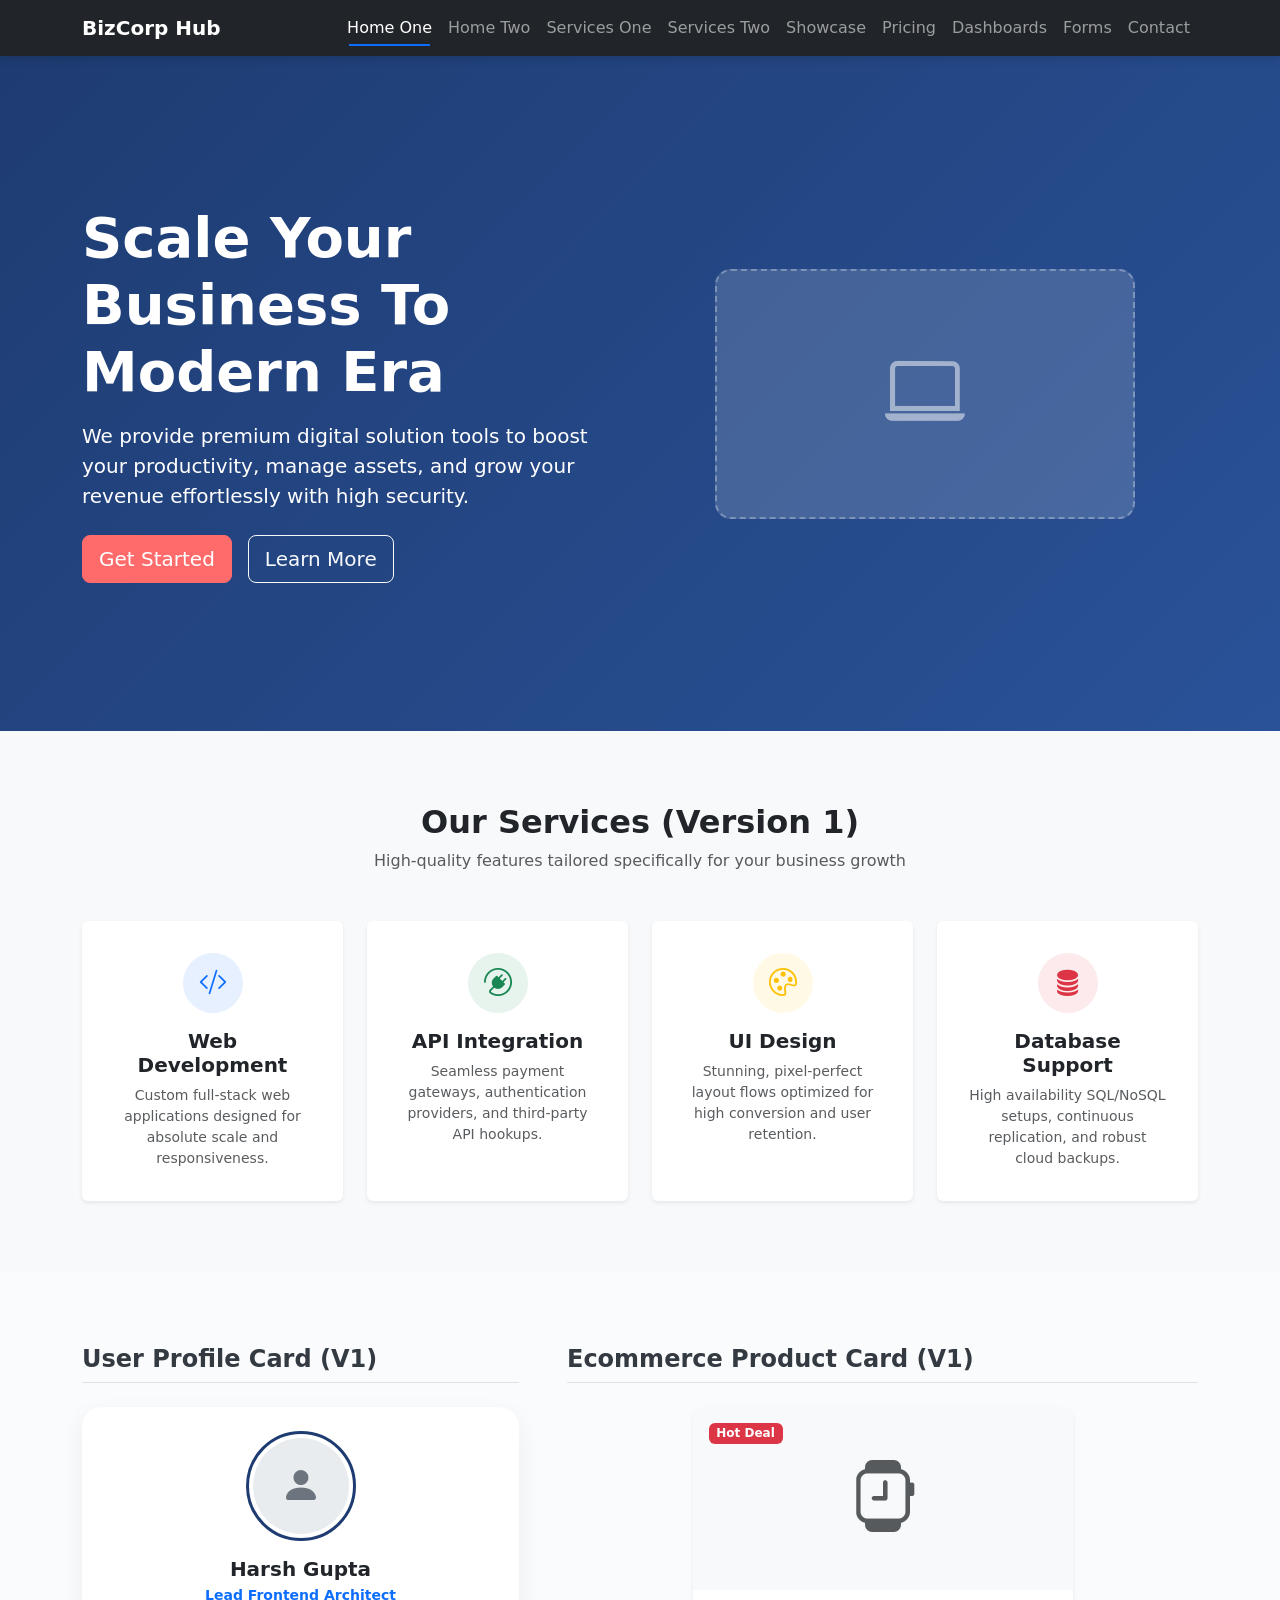
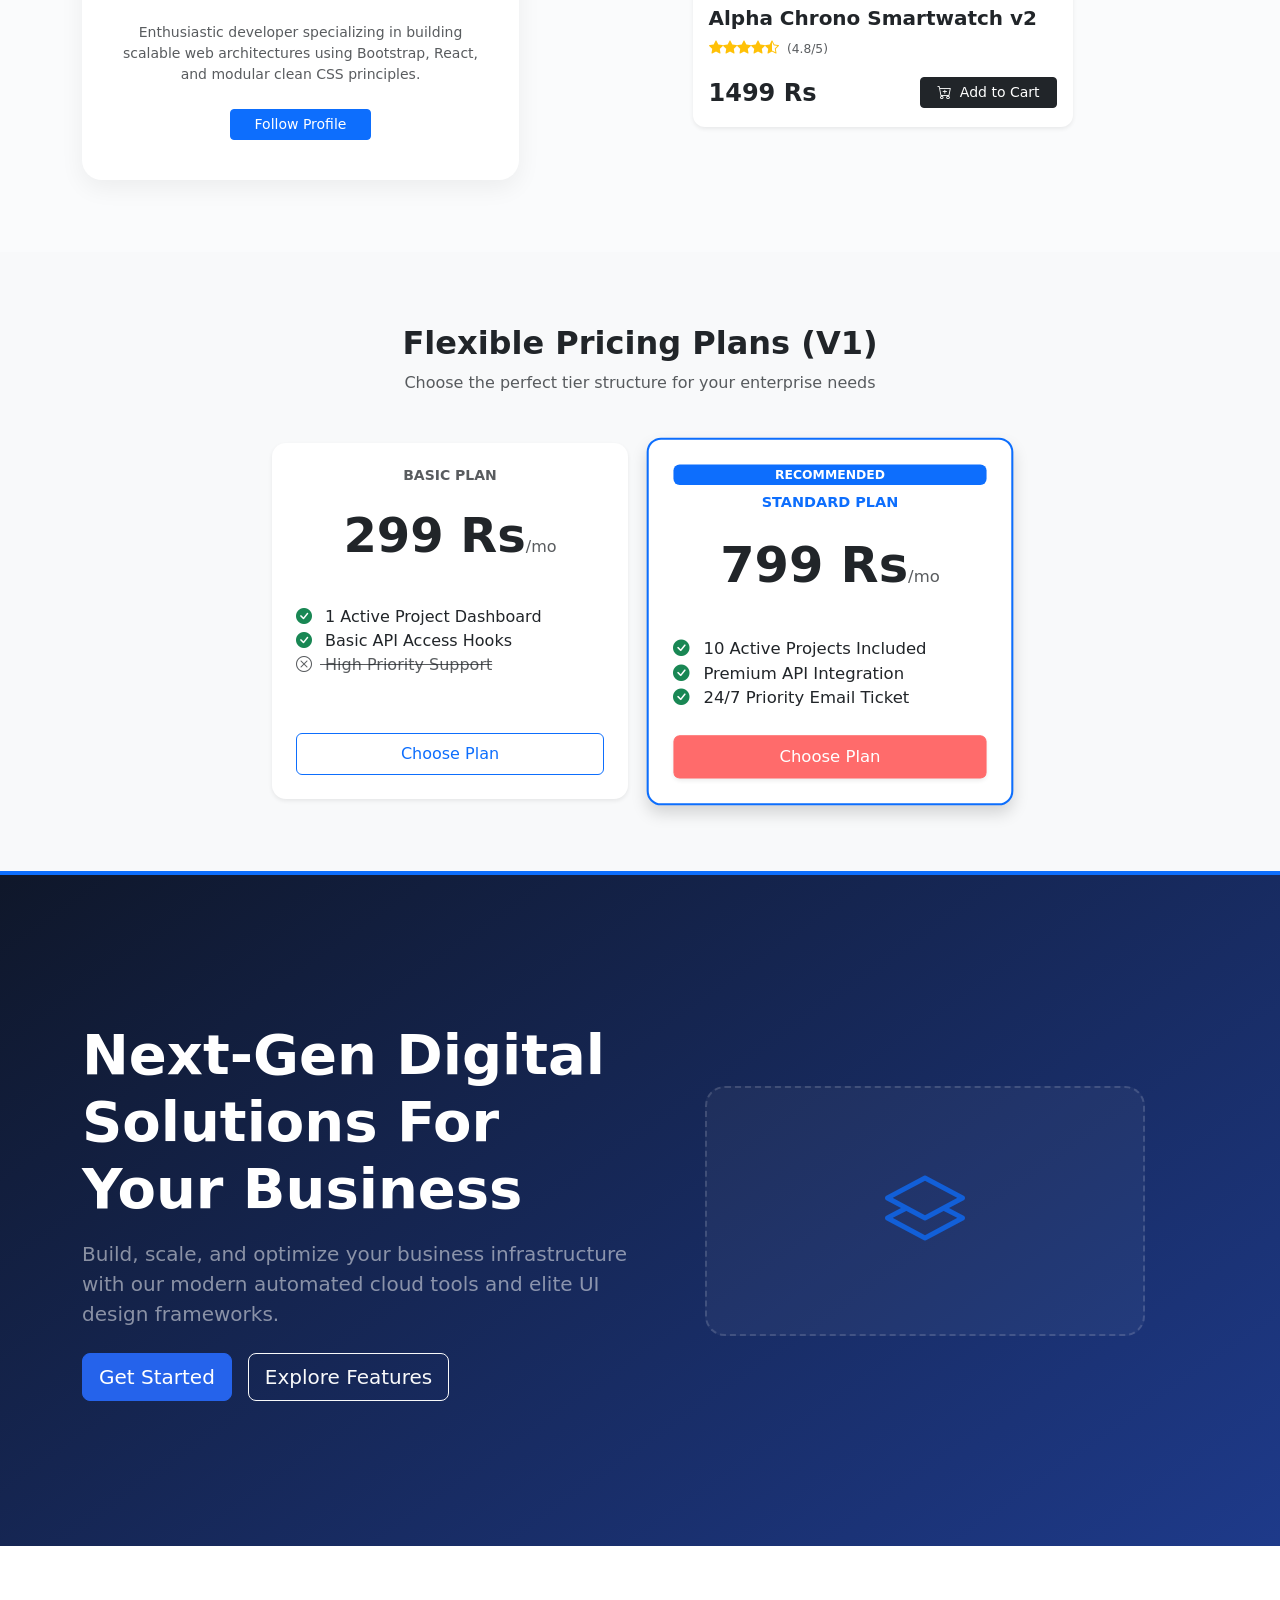
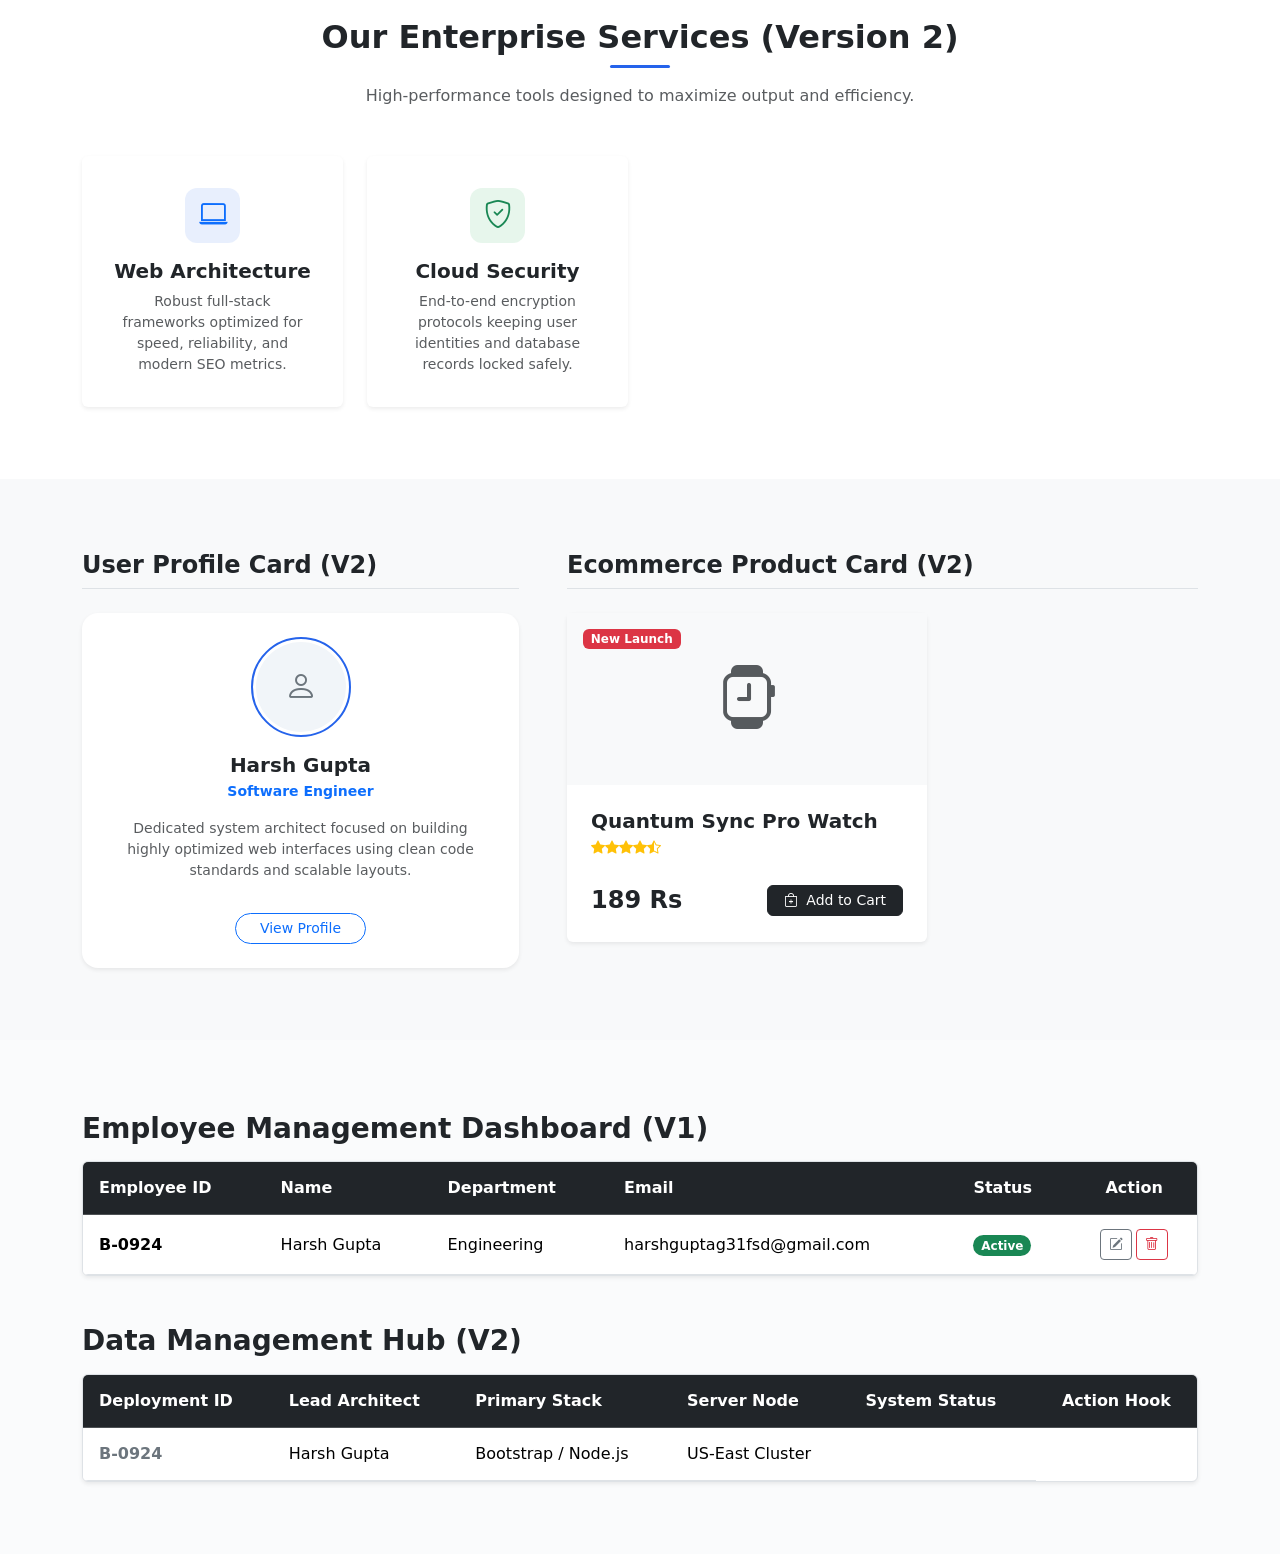
<file: index.html>
<!DOCTYPE html>
<html lang="en">
<head>
    <meta charset="UTF-8">
    <meta name="viewport" content="width=device-width, initial-scale=1.0">
    <title>Combined Bootstrap Showcase Webpage</title>
    <link href="https://cdn.jsdelivr.net/npm/bootstrap@5.3.2/dist/css/bootstrap.min.css" rel="stylesheet">
    <link href="https://cdn.jsdelivr.net/npm/bootstrap-icons@1.11.1/font/bootstrap-icons.css" rel="stylesheet">
    <link rel="stylesheet" href="style3.css">
</head>
<body>

    <nav class="navbar navbar-expand-lg navbar-dark bg-dark sticky-top custom-navbar">
        <div class="container">
            <a class="navbar-brand fw-bold" href="#">BizCorp Hub</a>
            <button class="navbar-toggler" type="button" data-bs-toggle="collapse" data-bs-target="#navbarNav" aria-controls="navbarNav" aria-expanded="false" aria-label="Toggle navigation">
                <span class="navbar-toggler-icon"></span>
            </button>
            <div class="collapse navbar-collapse" id="navbarNav">
                <ul class="navbar-nav ms-auto mb-2 mb-lg-0 align-items-lg-center">
                    <li class="nav-item"><a class="nav-link active" href="#hero-1">Home One</a></li>
                    <li class="nav-item"><a class="nav-link" href="#hero-2">Home Two</a></li>
                    <li class="nav-item"><a class="nav-link" href="#services-1">Services One</a></li>
                    <li class="nav-item"><a class="nav-link" href="#services-2">Services Two</a></li>
                    <li class="nav-item"><a class="nav-link" href="#components-1">Showcase</a></li>
                    <li class="nav-item"><a class="nav-link" href="#pricing-1">Pricing</a></li>
                    <li class="nav-item"><a class="nav-link" href="#dashboards">Dashboards</a></li>
                    <li class="nav-item"><a class="nav-link" href="#auth-forms">Forms</a></li>
                    <li class="nav-item"><a class="nav-link" href="#contact-forms">Contact</a></li>
                </ul>
            </div>
        </div>
    </nav>

    <header id="hero-1" class="hero-section-1 text-white d-flex align-items-center">
        <div class="container">
            <div class="row align-items-center gy-4">
                <div class="col-md-6 text-center text-md-start">
                    <h1 class="display-4 fw-bold mb-3">Scale Your Business To Modern Era</h1>
                    <p class="lead mb-4">We provide premium digital solution tools to boost your productivity, manage assets, and grow your revenue effortlessly with high security.</p>
                    <div class="d-flex justify-content-center justify-content-md-start gap-3">
                        <a href="#pricing-1" class="btn btn-primary btn-custom-primary btn-lg">Get Started</a>
                        <a href="#services-1" class="btn btn-outline-light btn-custom-secondary btn-lg">Learn More</a>
                    </div>
                </div>
                <div class="col-md-6 text-center">
                    <div class="hero-image-placeholder-1 d-flex align-items-center justify-content-center mx-auto">
                        <i class="bi bi-laptop display-1 text-white-50"></i>
                    </div>
                </div>
            </div>
        </div>
    </header>

    <section id="services-1" class="py-5 bg-light">
        <div class="container py-4">
            <div class="text-center mb-5">
                <h2 class="fw-bold text-dark">Our Services (Version 1)</h2>
                <p class="text-muted">High-quality features tailored specifically for your business growth</p>
            </div>
            <div class="row g-4 row-cols-1 row-cols-sm-2 row-cols-lg-4">
                <div class="col">
                    <div class="card h-100 service-card-1 text-center border-0 p-3 shadow-sm">
                        <div class="card-body">
                            <div class="icon-box-1 mb-3 bg-primary bg-opacity-10 text-primary mx-auto"><i class="bi bi-code-slash fs-3"></i></div>
                            <h5 class="card-title fw-bold">Web Development</h5>
                            <p class="card-text text-muted small">Custom full-stack web applications designed for absolute scale and responsiveness.</p>
                        </div>
                    </div>
                </div>
                <div class="col">
                    <div class="card h-100 service-card-1 text-center border-0 p-3 shadow-sm">
                        <div class="card-body">
                            <div class="icon-box-1 mb-3 bg-success bg-opacity-10 text-success mx-auto"><i class="bi bi-plugin fs-3"></i></div>
                            <h5 class="card-title fw-bold">API Integration</h5>
                            <p class="card-text text-muted small">Seamless payment gateways, authentication providers, and third-party API hookups.</p>
                        </div>
                    </div>
                </div>
                <div class="col">
                    <div class="card h-100 service-card-1 text-center border-0 p-3 shadow-sm">
                        <div class="card-body">
                            <div class="icon-box-1 mb-3 bg-warning bg-opacity-10 text-warning mx-auto"><i class="bi bi-palette fs-3"></i></div>
                            <h5 class="card-title fw-bold">UI Design</h5>
                            <p class="card-text text-muted small">Stunning, pixel-perfect layout flows optimized for high conversion and user retention.</p>
                        </div>
                    </div>
                </div>
                <div class="col">
                    <div class="card h-100 service-card-1 text-center border-0 p-3 shadow-sm">
                        <div class="card-body">
                            <div class="icon-box-1 mb-3 bg-danger bg-opacity-10 text-danger mx-auto"><i class="bi bi-database-fill fs-3"></i></div>
                            <h5 class="card-title fw-bold">Database Support</h5>
                            <p class="card-text text-muted small">High availability SQL/NoSQL setups, continuous replication, and robust cloud backups.</p>
                        </div>
                    </div>
                </div>
            </div>
        </div>
    </section>

    <section id="components-1" class="py-5">
        <div class="container py-4">
            <div class="row g-5">
                <div class="col-md-6 col-lg-5">
                    <div class="mb-4"><h4 class="fw-bold border-bottom pb-2 mb-3">User Profile Card (V1)</h4></div>
                    <div class="card profile-card-1 border-0 text-center mx-auto">
                        <div class="profile-img-container-1 mt-4 mx-auto">
                            <div class="profile-placeholder-1 d-flex align-items-center justify-content-center"><i class="bi bi-person-fill text-secondary fs-1"></i></div>
                        </div>
                        <div class="card-body">
                            <h5 class="card-title fw-bold mb-1">Harsh Gupta </h5>
                            <p class="text-primary small fw-semibold mb-3">Lead Frontend Architect</p>
                            <p class="card-text text-muted small px-3">Enthusiastic developer specializing in building scalable web architectures using Bootstrap, React, and modular clean CSS principles.</p>
                            <button class="btn btn-primary btn-sm px-4 mt-2 follow-btn-1">Follow Profile</button>
                        </div>
                    </div>
                </div>
                <div class="col-md-6 col-lg-7">
                    <div class="mb-4"><h4 class="fw-bold border-bottom pb-2 mb-3">Ecommerce Product Card (V1)</h4></div>
                    <div class="card product-card-1 border-0 shadow-sm mx-auto" style="max-width: 380px;">
                        <div class="position-relative bg-light text-center py-5 product-img-box-1">
                            <span class="badge bg-danger position-absolute top-0 start-0 m-3 product-badge-1">Hot Deal</span>
                            <i class="bi bi-smartwatch display-2 text-dark opacity-75"></i>
                        </div>
                        <div class="card-body">
                            <h5 class="card-title fw-bold text-dark mb-2">Alpha Chrono Smartwatch v2</h5>
                            <div class="text-warning mb-2 small">
                                <i class="bi bi-star-fill"></i><i class="bi bi-star-fill"></i><i class="bi bi-star-fill"></i><i class="bi bi-star-fill"></i><i class="bi bi-star-half"></i>
                                <span class="text-muted small ms-1">(4.8/5)</span>
                            </div>
                            <div class="d-flex align-items-center justify-content-between mt-3">
                                <span class="fs-4 fw-bold text-dark">1499 Rs</span>
                                <button class="btn btn-dark btn-sm px-3 cart-btn-1"><i class="bi bi-cart-plus me-1"></i> Add to Cart</button>
                            </div>
                        </div>
                    </div>
                </div>
            </div>
        </div>
    </section>

    <section id="pricing-1" class="py-5 bg-light">
        <div class="container py-4">
            <div class="text-center mb-5">
                <h2 class="fw-bold text-dark">Flexible Pricing Plans (V1)</h2>
                <p class="text-muted">Choose the perfect tier structure for your enterprise needs</p>
            </div>
            <div class="row g-4 justify-content-center">
                <div class="col-md-4">
                    <div class="card h-100 pricing-card-1 border-0 shadow-sm text-center">
                        <div class="card-body p-4 d-flex flex-column">
                            <h5 class="fw-bold text-muted text-uppercase small">Basic Plan</h5>
                            <div class="my-3"><span class="display-5 fw-bold">299 Rs</span><span class="text-muted">/mo</span></div>
                            <ul class="list-unstyled my-4 text-start flex-grow-1 pricing-list-1">
                                <li><i class="bi bi-check-circle-fill text-success me-2"></i> 1 Active Project Dashboard</li>
                                <li><i class="bi bi-check-circle-fill text-success me-2"></i> Basic API Access Hooks</li>
                                <li class="text-muted text-decoration-line-through"><i class="bi bi-x-circle me-2"></i> High Priority Support</li>
                            </ul>
                            <button class="btn btn-outline-primary w-100 py-2">Choose Plan</button>
                        </div>
                    </div>
                </div>
                <div class="col-md-4">
                    <div class="card h-100 pricing-card-1 recommended-plan-1 border-0 text-center shadow">
                        <div class="card-body p-4 d-flex flex-column position-relative">
                            <span class="badge bg-primary recommended-badge-1 text-uppercase">Recommended</span>
                            <h5 class="fw-bold text-primary text-uppercase small mt-2">Standard Plan</h5>
                            <div class="my-3 text-dark"><span class="display-5 fw-bold">799 Rs</span><span class="text-muted">/mo</span></div>
                            <ul class="list-unstyled my-4 text-start flex-grow-1 pricing-list-1">
                                <li><i class="bi bi-check-circle-fill text-success me-2"></i> 10 Active Projects Included</li>
                                <li><i class="bi bi-check-circle-fill text-success me-2"></i> Premium API Integration</li>
                                <li><i class="bi bi-check-circle-fill text-success me-2"></i> 24/7 Priority Email Ticket</li>
                            </ul>
                            <button class="btn btn-primary w-100 py-2 btn-custom-primary shadow-sm">Choose Plan</button>
                        </div>
                    </div>
                </div>
            </div>
        </div>
    </section>


    <header id="hero-2" class="hero-section-2 text-white d-flex align-items-center border-top border-primary border-4">
        <div class="container">
            <div class="row align-items-center gy-5">
                <div class="col-lg-6 text-center text-lg-start">
                    <h1 class="display-4 fw-bold mb-3">Next-Gen Digital Solutions For Your Business</h1>
                    <p class="lead mb-4 text-white-50">Build, scale, and optimize your business infrastructure with our modern automated cloud tools and elite UI design frameworks.</p>
                    <div class="d-flex justify-content-center justify-content-lg-start gap-3">
                        <a href="#pricing-2" class="btn btn-primary btn-lg custom-btn-primary-2">Get Started</a>
                        <a href="#services-2" class="btn btn-outline-light btn-lg custom-btn-secondary-2">Explore Features</a>
                    </div>
                </div>
                <div class="col-lg-6 text-center">
                    <div class="hero-graphic-box-2 mx-auto d-flex align-items-center justify-content-center">
                        <i class="bi bi-layers display-1 text-primary opacity-75"></i>
                    </div>
                </div>
            </div>
        </div>
    </header>

    <section id="services-2" class="py-5 bg-white">
        <div class="container py-4">
            <div class="text-center mb-5">
                <h2 class="fw-bold text-dark">Our Enterprise Services (Version 2)</h2>
                <div class="heading-line-2 mx-auto mb-3"></div>
                <p class="text-muted">High-performance tools designed to maximize output and efficiency.</p>
            </div>
            <div class="row g-4 row-cols-1 row-cols-md-2 row-cols-lg-4">
                <div class="col">
                    <div class="card h-100 service-card-2 border-0 shadow-sm p-3 text-center">
                        <div class="card-body">
                            <div class="service-icon-2 bg-primary-soft text-primary mx-auto mb-3"><i class="bi bi-laptop fs-3"></i></div>
                            <h5 class="card-title fw-bold">Web Architecture</h5>
                            <p class="card-text text-muted small">Robust full-stack frameworks optimized for speed, reliability, and modern SEO metrics.</p>
                        </div>
                    </div>
                </div>
                <div class="col">
                    <div class="card h-100 service-card-2 border-0 shadow-sm p-3 text-center">
                        <div class="card-body">
                            <div class="service-icon-2 bg-success-soft text-success mx-auto mb-3"><i class="bi bi-shield-check fs-3"></i></div>
                            <h5 class="card-title fw-bold">Cloud Security</h5>
                            <p class="card-text text-muted small">End-to-end encryption protocols keeping user identities and database records locked safely.</p>
                        </div>
                    </div>
                </div>
            </div>
        </div>
    </section>

    <section id="components-2" class="py-5 bg-light">
        <div class="container py-4">
            <div class="row g-5">
                <div class="col-md-6 col-lg-5">
                    <h4 class="fw-bold mb-4 text-dark border-bottom pb-2">User Profile Card (V2)</h4>
                    <div class="card custom-profile-card-2 border-0 text-center shadow-sm p-4">
                        <div class="profile-avatar-wrap-2 mx-auto mb-3">
                            <div class="avatar-placeholder-2 d-flex align-items-center justify-content-center"><i class="bi bi-person text-secondary fs-2"></i></div>
                        </div>
                        <h5 class="fw-bold mb-1">Harsh Gupta </h5>
                        <p class="text-primary small fw-semibold mb-3"> Software Engineer</p>
                        <p class="card-text text-muted small px-2">Dedicated system architect focused on building highly optimized web interfaces using clean code standards and scalable layouts.</p>
                        <div class="mt-3"><button class="btn btn-outline-primary btn-sm px-4 rounded-pill">View Profile</button></div>
                    </div>
                </div>
                <div class="col-md-6 col-lg-7">
                    <h4 class="fw-bold mb-4 text-dark border-bottom pb-2">Ecommerce Product Card (V2)</h4>
                    <div class="card custom-product-card-2 border-0 shadow-sm" style="max-width: 360px;">
                        <div class="product-img-holder-2 position-relative text-center py-5 bg-light">
                            <span class="badge bg-danger position-absolute top-0 start-0 m-3">New Launch</span>
                            <i class="bi bi-smartwatch display-3 text-dark opacity-75"></i>
                        </div>
                        <div class="card-body p-4">
                            <h5 class="card-title fw-bold mb-1 text-dark">Quantum Sync Pro Watch</h5>
                            <div class="text-warning small mb-3">
                                <i class="bi bi-star-fill"></i><i class="bi bi-star-fill"></i><i class="bi bi-star-fill"></i><i class="bi bi-star-fill"></i><i class="bi bi-star-half"></i>
                            </div>
                            <div class="d-flex align-items-center justify-content-between pt-2">
                                <span class="fs-4 fw-bold text-dark">189 Rs</span>
                                <button class="btn btn-dark btn-sm px-3 rounded"><i class="bi bi-bag-plus me-2"></i>Add to Cart</button>
                            </div>
                        </div>
                    </div>
                </div>
            </div>
        </div>
    </section>


    <section id="dashboards" class="py-5">
        <div class="container py-4">
            <div class="mb-5">
                <h3 class="fw-bold text-dark">Employee Management Dashboard (V1)</h3>
                <div class="table-responsive shadow-sm border rounded bg-white mt-3">
                    <table class="table table-hover align-middle mb-0 custom-bootstrap-table-1">
                        <thead class="table-dark">
                            <tr><th>Employee ID</th><th>Name</th><th>Department</th><th>Email</th><th>Status</th><th class="text-center">Action</th></tr>
                        </thead>
                        <tbody>
                            <tr>
                                <td><span class="fw-semibold">B-0924</span></td><td>Harsh Gupta </td><td>Engineering</td><td>harshguptag31fsd@gmail.com</td><td><span class="badge rounded-pill bg-success">Active</span></td>
                                <td class="text-center"><button class="btn btn-sm btn-outline-secondary me-1"><i class="bi bi-pencil-square"></i></button><button class="btn btn-sm btn-outline-danger"><i class="bi bi-trash"></i></button></td>
                            </tr>
                        </tbody>
                    </table>
                </div>
            </div>

            <div>
                <h3 class="fw-bold text-dark">Data Management Hub (V2)</h3>
                <div class="table-responsive shadow-sm border rounded bg-white mt-3">
                    <table class="table table-hover align-middle mb-0 custom-dashboard-table-2">
                        <thead class="table-dark">
                            <tr><th>Deployment ID</th><th>Lead Architect</th><th>Primary Stack</th><th>Server Node</th><th>System Status</th><th class="text-center">Action Hook</th></tr>
                        </thead>
                        <tbody>
                            <tr>
                                <td><span class="fw-bold text-secondary">B-0924</span></td><td>Harsh Gupta</td><td>Bootstrap / Node.js</td><td>US-East Cluster</td><td><span class="badge rounded-p
</file>
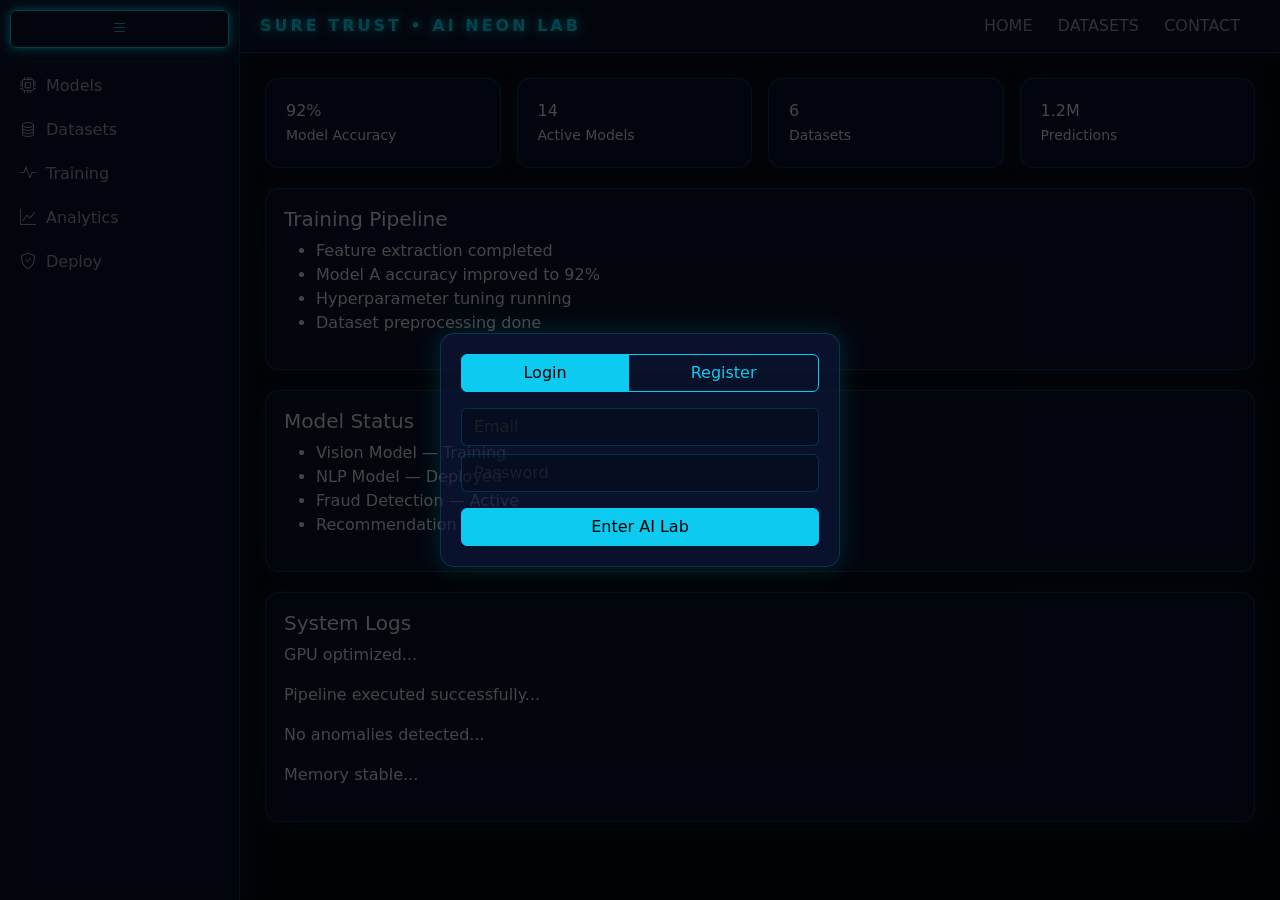
<file: web3.html>
<!doctype html>
<html lang="en">
<head>
<meta charset="UTF-8" />
<meta name="viewport" content="width=device-width, initial-scale=1.0"/>
<title>SURE TRUST • AI NEON LAB</title>

<link href="https://cdn.jsdelivr.net/npm/bootstrap@5.3.8/dist/css/bootstrap.min.css" rel="stylesheet">
<link href="https://cdn.jsdelivr.net/npm/bootstrap-icons@1.11.3/font/bootstrap-icons.min.css" rel="stylesheet">

<style>
:root{
  --bg:#050814;
  --panel:rgba(15,25,60,0.65);
  --border:rgba(0,255,255,0.15);
  --neon:#00e5ff;
  --neon2:#7c4dff;
  --text:#e5e7eb;
  --muted:#9aa4b2;
}

/* GLOBAL */
body{
  background:var(--bg);
  color:var(--text);
  font-family:system-ui;
  overflow-x:hidden;
}

/* NEON GLOW EFFECT */
.neon-glow{
  box-shadow:0 0 10px var(--neon), 0 0 25px rgba(0,229,255,0.2);
}

/* SIDEBAR */
.sidebar{
  position:fixed;
  top:0;
  left:0;
  width:240px;
  height:100vh;
  background:var(--panel);
  border-right:1px solid var(--border);
  backdrop-filter:blur(12px);
  transition:0.3s;
  padding:10px;
  box-shadow:0 0 20px rgba(0,255,255,0.1);
}

.sidebar.collapsed{width:70px;}

.sidebar a{
  display:flex;
  align-items:center;
  gap:10px;
  padding:10px;
  color:var(--muted);
  text-decoration:none;
  border-radius:10px;
  transition:0.3s;
}

.sidebar a:hover{
  background:rgba(0,229,255,0.1);
  color:var(--neon);
  box-shadow:0 0 10px rgba(0,229,255,0.3);
  transform:translateX(3px);
}

.sidebar.collapsed .label{display:none;}

/* MAIN */
.main{
  margin-left:240px;
  transition:0.3s;
}

.main.expanded{margin-left:70px;}

/* TOP NAV */
.topnav{
  position:sticky;
  top:0;
  z-index:999;
  display:flex;
  justify-content:space-between;
  align-items:center;
  padding:14px 20px;
  background:var(--panel);
  backdrop-filter:blur(15px);
  border-bottom:1px solid var(--border);
  box-shadow:0 0 20px rgba(0,229,255,0.08);
}

/* BRAND */
.brand{
  font-weight:800;
  letter-spacing:3px;
  color:var(--neon);
  text-shadow:0 0 10px var(--neon);
}

/* NAV LINKS NEON ANIMATION */
.nav-links a{
  position:relative;
  margin-right:20px;
  color:var(--muted);
  text-decoration:none;
  transition:0.3s;
}

.nav-links a:hover{
  color:var(--neon);
  text-shadow:0 0 8px var(--neon);
}

.nav-links a::after{
  content:"";
  position:absolute;
  left:0;
  bottom:-4px;
  width:0%;
  height:2px;
  background:var(--neon);
  transition:0.3s;
  box-shadow:0 0 10px var(--neon);
}

.nav-links a:hover::after{
  width:100%;
}

/* CONTENT */
.content{
  padding:25px;
}

/* STATS */
.stat{
  background:var(--panel);
  border:1px solid var(--border);
  border-radius:14px;
  padding:20px;
  box-shadow:0 0 15px rgba(0,255,255,0.08);
  transition:0.3s;
}

.stat:hover{
  transform:translateY(-3px);
  box-shadow:0 0 25px rgba(0,229,255,0.25);
}

/* CARDS */
.card-box{
  background:var(--panel);
  border:1px solid var(--border);
  border-radius:14px;
  padding:18px;
  margin-top:20px;
  backdrop-filter:blur(12px);
  box-shadow:0 0 20px rgba(0,229,255,0.08);
  transition:0.3s;
}

.card-box:hover{
  box-shadow:0 0 30px rgba(0,229,255,0.25);
  transform:translateY(-2px);
}

/* AUTH */
.auth-overlay{
  position:fixed;
  inset:0;
  background:rgba(0,0,0,0.7);
  display:flex;
  justify-content:center;
  align-items:center;
  z-index:2000;
}

.auth-box{
  width:100%;
  max-width:400px;
  padding:20px;
  border-radius:14px;
  background:var(--panel);
  border:1px solid var(--border);
  box-shadow:0 0 25px rgba(0,229,255,0.15);
}

.form-control{
  background:rgba(0,0,0,0.25);
  border:1px solid var(--border);
  color:var(--text);
}

.hidden{display:none;}
</style>
</head>

<body>

<!-- AUTH -->
<div id="auth" class="auth-overlay">
  <div class="auth-box">

    <div class="btn-group w-100 mb-3">
      <button class="btn btn-info" id="loginTab">Login</button>
      <button class="btn btn-outline-info" id="registerTab">Register</button>
    </div>

    <div id="loginForm">
      <input class="form-control mb-2" placeholder="Email">
      <input class="form-control mb-3" type="password" placeholder="Password">
      <button class="btn btn-info w-100" id="loginBtn">Enter AI Lab</button>
    </div>

    <div id="registerForm" class="hidden">
      <input class="form-control mb-2" placeholder="Name">
      <input class="form-control mb-2" placeholder="Email">
      <input class="form-control mb-3" type="password" placeholder="Password">
      <button class="btn btn-outline-info w-100">Register</button>
    </div>

  </div>
</div>

<!-- SIDEBAR -->
<div id="sidebar" class="sidebar">

  <button class="btn btn-outline-info w-100 mb-3 neon-glow" id="toggle">
    <i class="bi bi-list"></i>
  </button>

  <a href="#"><i class="bi bi-cpu"></i><span class="label">Models</span></a>
  <a href="#"><i class="bi bi-database"></i><span class="label">Datasets</span></a>
  <a href="#"><i class="bi bi-activity"></i><span class="label">Training</span></a>
  <a href="#"><i class="bi bi-graph-up"></i><span class="label">Analytics</span></a>
  <a href="#"><i class="bi bi-shield-check"></i><span class="label">Deploy</span></a>

</div>

<!-- MAIN -->
<div id="main" class="main">

  <!-- NAV -->
  <div class="topnav">
    <div class="brand">SURE TRUST • AI NEON LAB</div>

    <div class="nav-links">
      <a href="#">HOME</a>
      <a href="#">DATASETS</a>
      <a href="#">CONTACT</a>
    </div>
  </div>

  <div class="content">

    <!-- STATS -->
    <div class="row g-3">
      <div class="col-md-3"><div class="stat">92%<br><small>Model Accuracy</small></div></div>
      <div class="col-md-3"><div class="stat">14<br><small>Active Models</small></div></div>
      <div class="col-md-3"><div class="stat">6<br><small>Datasets</small></div></div>
      <div class="col-md-3"><div class="stat">1.2M<br><small>Predictions</small></div></div>
    </div>

    <!-- TRAINING -->
    <div class="card-box">
      <h5>Training Pipeline</h5>
      <ul>
        <li>Feature extraction completed</li>
        <li>Model A accuracy improved to 92%</li>
        <li>Hyperparameter tuning running</li>
        <li>Dataset preprocessing done</li>
      </ul>
    </div>

    <!-- MODELS -->
    <div class="card-box">
      <h5>Model Status</h5>
      <ul>
        <li>Vision Model — Training</li>
        <li>NLP Model — Deployed</li>
        <li>Fraud Detection — Active</li>
        <li>Recommendation Engine — Stable</li>
      </ul>
    </div>

    <!-- SYSTEM -->
    <div class="card-box">
      <h5>System Logs</h5>
      <p>GPU optimized...</p>
      <p>Pipeline executed successfully...</p>
      <p>No anomalies detected...</p>
      <p>Memory stable...</p>
    </div>

  </div>
</div>

<script>
const auth=document.getElementById("auth");
const loginBtn=document.getElementById("loginBtn");

const loginTab=document.getElementById("loginTab");
const registerTab=document.getElementById("registerTab");

const loginForm=document.getElementById("loginForm");
const registerForm=document.getElementById("registerForm");

const sidebar=document.getElementById("sidebar");
const main=document.getElementById("main");
const toggle=document.getElementById("toggle");

loginTab.onclick=()=>{
  loginForm.classList.remove("hidden");
  registerForm.classList.add("hidden");
};

registerTab.onclick=()=>{
  registerForm.classList.remove("hidden");
  loginForm.classList.add("hidden");
};

loginBtn.onclick=()=>{
  auth.style.display="none";
};

toggle.onclick=()=>{
  sidebar.classList.toggle("collapsed");
  main.classList.toggle("expanded");
};
</script>

</body>
</html>
</file>
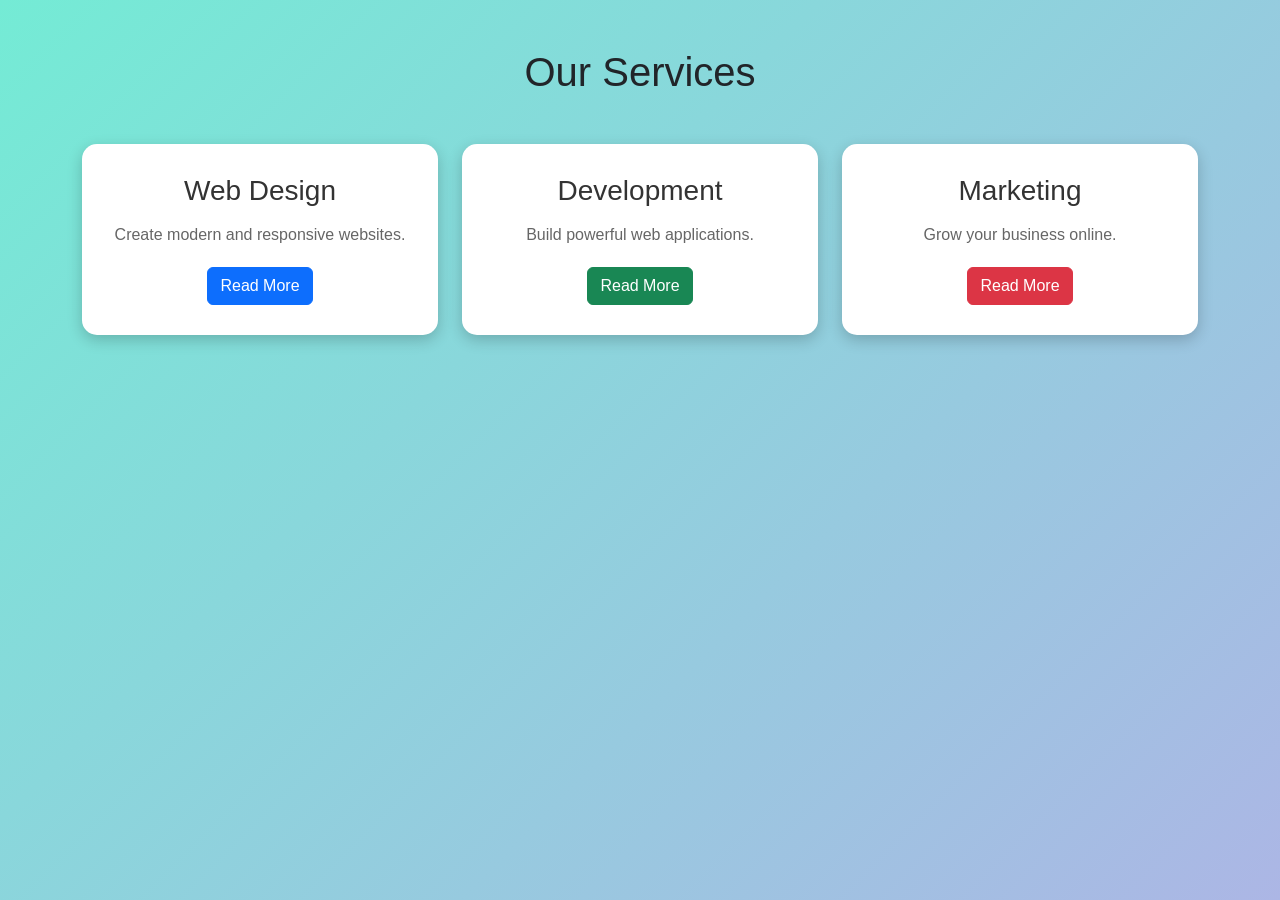
<file: webpage.html>
<!DOCTYPE html>
<html lang="en">
<head>
    <meta charset="UTF-8">
    <meta name="viewport" content="width=device-width, initial-scale=1.0">
    <title>Bootstrap Three Boxes</title>

    <!-- Bootstrap CSS -->
    <link href="https://cdn.jsdelivr.net/npm/bootstrap@5.3.3/dist/css/bootstrap.min.css" rel="stylesheet">
    
    <!-- Custom CSS -->
    <link rel="stylesheet" href="style1.css">
</head>
<body>

    <div class="container py-5">
        <h1 class="text-center mb-5">Our Services</h1>

        <div class="row g-4">

            <div class="col-md-4">
                <div class="custom-box text-center">
                    <h3>Web Design</h3>
                    <p>Create modern and responsive websites.</p>
                    <button class="btn btn-primary">Read More</button>
                </div>
            </div>

            <div class="col-md-4">
                <div class="custom-box text-center">
                    <h3>Development</h3>
                    <p>Build powerful web applications.</p>
                    <button class="btn btn-success">Read More</button>
                </div>
            </div>

            <div class="col-md-4">
                <div class="custom-box text-center">
                    <h3>Marketing</h3>
                    <p>Grow your business online.</p>
                    <button class="btn btn-danger">Read More</button>
                </div>
            </div>

        </div>
    </div>

</body>
</html>
</file>
<file: style3.css>
/* ==================== GLOBAL STYLES & RESETS ==================== */
html {
    scroll-behavior: smooth;
}

body {
    font-family: 'Segoe UI', Inter, system-ui, sans-serif;
    color: #333a42;
    background-color: #fafbfc;
}


/* ==================== DESIGN 1 CUSTOM STYLES ==================== */
.custom-navbar {
    box-shadow: 0 2px 10px rgba(0, 0, 0, 0.15);
}

.custom-navbar .nav-link {
    position: relative;
    font-weight: 500;
    transition: color 0.3s ease;
}

.custom-navbar .nav-link::after {
    content: '';
    position: absolute;
    width: 0;
    height: 2px;
    bottom: 2px;
    left: 10%;
    background-color: #0d6efd;
    transition: width 0.3s ease;
}

.custom-navbar .nav-link:hover::after,
.custom-navbar .nav-link.active::after {
    width: 80%;
}

.hero-section-1 {
    min-height: 75vh;
    background: linear-gradient(135deg, #1e3c72 0%, #2a5298 100%);
    padding: 60px 0;
}

.btn-custom-primary {
    background-color: #ff6b6b;
    border-color: #ff6b6b;
    transition: all 0.3s ease;
}

.btn-custom-primary:hover {
    background-color: #ee5253;
    transform: translateY(-2px);
}

.hero-image-placeholder-1 {
    width: 100%;
    max-width: 420px;
    height: 250px;
    background-color: rgba(255, 255, 255, 0.15);
    border: 2px dashed rgba(255, 255, 255, 0.3);
    border-radius: 16px;
}

.service-card-1 {
    transition: transform 0.3s ease, box-shadow 0.3s ease;
}

.service-card-1:hover {
    transform: translateY(-8px);
    box-shadow: 0 12px 24px rgba(0, 0, 0, 0.08) !important;
}

.icon-box-1 {
    width: 60px;
    height: 60px;
    border-radius: 50%;
    display: flex;
    align-items: center;
    justify-content: center;
}

.profile-card-1 {
    border-radius: 20px;
    background: #ffffff;
    box-shadow: 0 8px 24px rgba(0, 0, 0, 0.06);
    padding-bottom: 24px;
}

.profile-img-container-1 {
    width: 110px;
    height: 110px;
    border-radius: 50%;
    padding: 4px;
    border: 3px solid #1e3c72;
}

.profile-placeholder-1 {
    width: 100%;
    height: 100%;
    border-radius: 50%;
    background-color: #e9ecef;
}

.product-card-1 {
    border-radius: 12px;
    overflow: hidden;
    transition: all 0.3s ease;
}

.product-card-1:hover {
    transform: translateY(-5px);
    box-shadow: 0 15px 30px rgba(0, 0, 0, 0.1) !important;
}

.pricing-card-1 {
    border-radius: 14px;
    transition: transform 0.3s ease;
}

.recommended-plan-1 {
    border: 2px solid #0d6efd !important;
    transform: scale(1.03);
}


/* ==================== DESIGN 2 CUSTOM STYLES ==================== */
.hero-section-2 {
    min-height: 75vh;
    background: linear-gradient(145deg, #0f172a 0%, #1e3a8a 100%);
    padding: 60px 0;
}

.custom-btn-primary-2 {
    background-color: #2563eb !important;
    border-color: #2563eb !important;
    transition: all 0.25s ease;
}

.custom-btn-primary-2:hover {
    background-color: #1d4ed8 !important;
    transform: translateY(-2px);
    box-shadow: 0 5px 15px rgba(37, 99, 235, 0.4);
}

.hero-graphic-box-2 {
    width: 100%;
    max-width: 440px;
    height: 250px;
    background-color: rgba(255, 255, 255, 0.04);
    border: 2px dashed rgba(255, 255, 255, 0.15);
    border-radius: 20px;
}

.heading-line-2 {
    width: 60px;
    height: 3px;
    background-color: #2563eb;
    border-radius: 2px;
}

.service-card-2 {
    transition: transform 0.3s cubic-bezier(0.165, 0.84, 0.44, 1);
}

.service-card-2:hover {
    transform: translateY(-6px);
    box-shadow: 0 12px 25px rgba(0, 0, 0, 0.07) !important;
}

.service-icon-2 {
    width: 55px;
    height: 55px;
    border-radius: 12px;
    display: flex;
    align-items: center;
    justify-content: center;
}

.bg-primary-soft { background-color: rgba(37, 99, 235, 0.1); }
.bg-success-soft { background-color: rgba(22, 163, 74, 0.1); }
.bg-warning-soft { background-color: rgba(234, 179, 8, 0.1); }
.bg-danger-soft  { background-color: rgba(220, 38, 38, 0.1); }

.custom-profile-card-2 {
    border-radius: 16px;
    background: #ffffff;
}

.profile-avatar-wrap-2 {
    width: 100px;
    height: 100px;
    border-radius: 50%;
    padding: 3px;
    border: 2px solid #2563eb;
}

.avatar-placeholder-2 {
    width: 100%;
    height: 100%;
    border-radius: 50%;
    background-color: #f1f5f9;
}


/* ==================== SHARABLE INPUTS & TABLES STYLES ==================== */
.form-control-custom {
    border-radius: 8px;
    padding: 11px 14px;
    border: 1px solid #cbd5e1;
    transition: all 0.2s ease-in-out;
}

.form-control-custom:focus {
    border-color: #3b82f6;
    box-shadow: 0 0 0 4px rgba(59, 130, 246, 0.15);
    outline: 0;
}

.custom-form-card {
    border-radius: 16px;
    background: #ffffff;
}

.custom-bootstrap-table-1 th, .custom-dashboard-table-2 th {
    padding: 14px 16px;
}

.custom-bootstrap-table-1 td, .custom-dashboard-table-2 td {
    padding: 14px 16px;
}
</file>
<file: style1.css>
body{
    background: linear-gradient(135deg, #74ebd5, #ACB6E5);
    min-height: 100vh;
    font-family: Arial, sans-serif;
}

.custom-box{
    background-color: #ffffff;
    padding: 30px;
    border-radius: 15px;
    box-shadow: 0 5px 15px rgba(0,0,0,0.2);
    transition: all 0.3s ease;
}

.custom-box:hover{
    transform: translateY(-10px);
    box-shadow: 0 10px 25px rgba(0,0,0,0.3);
}

.custom-box h3{
    color: #333;
    margin-bottom: 15px;
}

.custom-box p{
    color: #666;
    margin-bottom: 20px;
}
</file>
